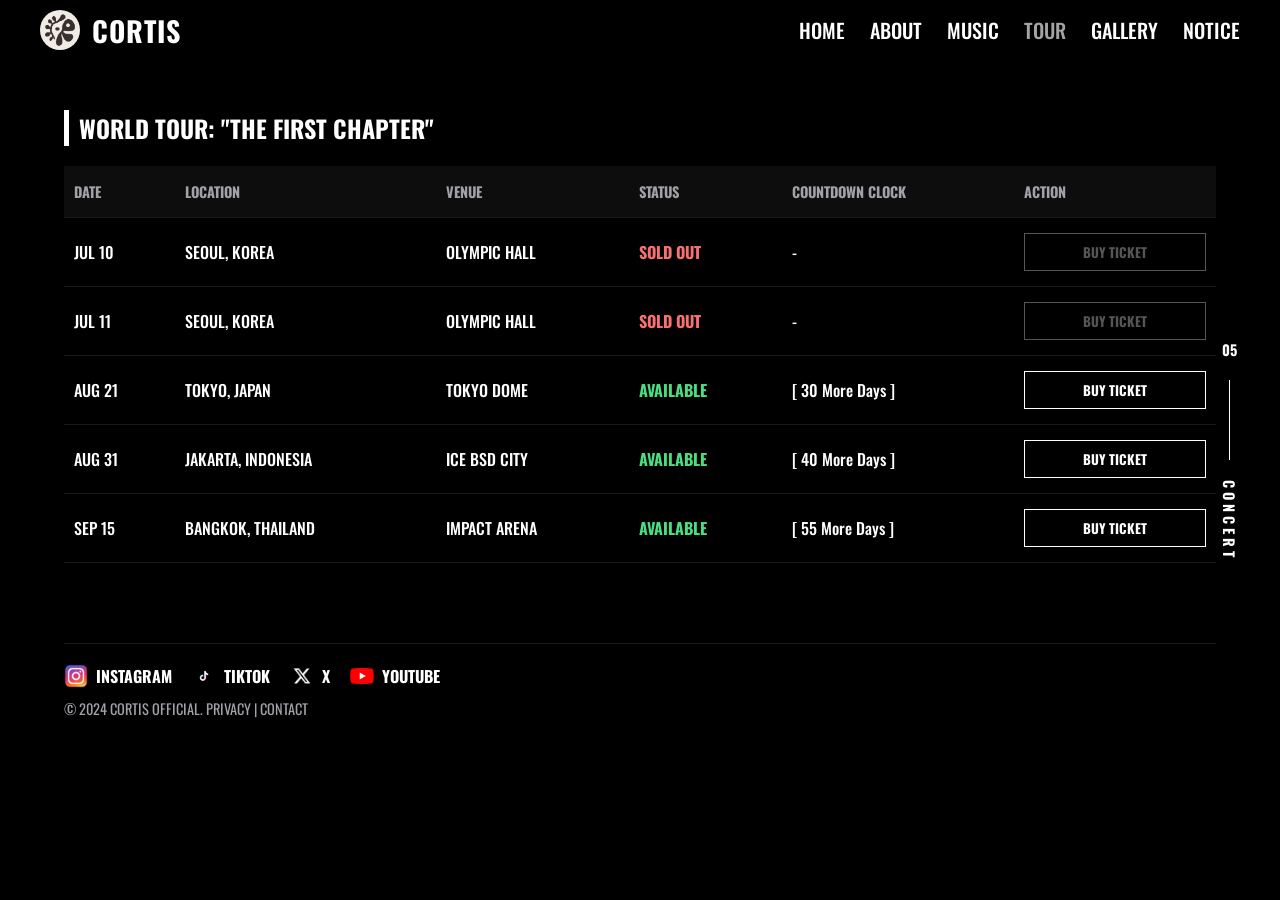
<file: jadwal_konser.html>
<!DOCTYPE html>
<html lang="en">

<head>
    <meta charset="UTF-8">
    <meta name="viewport" content="width=device-width, initial-scale=1.0">
    <title>Jadwal Konser - Wireframe</title>
    <link rel="preconnect" href="https://fonts.googleapis.com">
    <link rel="preconnect" href="https://fonts.gstatic.com" crossorigin>
    <link href="https://fonts.googleapis.com/css2?family=Oswald:wght@500;700&family=Syne:wght@700;800&display=swap"
        rel="stylesheet">
    <link rel="stylesheet" href="jadwal_konser.css">
</head>

<body>

    <div class="wireframe-container">

        <!-- HEADER -->
        <header>
            <div class="logo-container">
                <a href="index.html" class="profile-logo" style="text-decoration: none;">
                    <img src="images/CORTISLOGO.png" alt="Cortis Logo">
                </a>
                <a href="index.html" class="logo-brand">CORTIS</a>
            </div>
            <nav class="nav-menu" id="navMenu">
                <a href="index.html">HOME</a>
                <a href="about.html">ABOUT</a>
                <div class="dropdown">
                    <a href="music.html">MUSIC</a>
                    <div class="dropdown-content">
                        <a href="videos.html">VIDEOS</a>
                    </div>
                </div>
                <a href="jadwal_konser.html" class="active">TOUR</a>
                <a href="galeri.html">GALLERY</a>
                <a href="notice.html">NOTICE</a>
            </nav>
            <button class="menu-toggle" id="menuToggle" aria-label="Toggle Menu">
                <span class="bar"></span>
                <span class="bar"></span>
                <span class="bar"></span>
            </button>
        </header>

        <!-- SIDE INDICATOR -->
        <div class="side-indicator">
            <div class="side-number">05</div>
            <div class="side-line"></div>
            <div class="side-text">CONCERT</div>
        </div>

        <main>


            <!-- CONCERT SCHEDULE SECTION -->
            <section class="concert-section">
                <h2 class="section-title">World Tour: "The First Chapter"</h2>
                <div class="table-responsive">
                    <table>
                        <thead>
                            <tr>
                                <th>DATE</th>
                                <th>LOCATION</th>
                                <th>VENUE</th>
                                <th>STATUS</th>
                                <th>COUNTDOWN CLOCK</th>
                                <th>ACTION</th>
                            </tr>
                        </thead>
                        <tbody>
                            <tr>
                                <td>JUL 10</td>
                                <td>SEOUL, KOREA</td>
                                <td>OLYMPIC HALL</td>
                                <td class="status-soldout">SOLD OUT</td>
                                <td>-</td>
                                <td><button disabled>BUY TICKET</button></td>
                            </tr>
                            <tr>
                                <td>JUL 11</td>
                                <td>SEOUL, KOREA</td>
                                <td>OLYMPIC HALL</td>
                                <td class="status-soldout">SOLD OUT</td>
                                <td>-</td>
                                <td><button disabled>BUY TICKET</button></td>
                            </tr>
                            <tr>
                                <td>AUG 21</td>
                                <td>TOKYO, JAPAN</td>
                                <td>TOKYO DOME</td>
                                <td class="status-available">AVAILABLE</td>
                                <td>[ 30 More Days ]</td>
                                <td><button>BUY TICKET</button></td>
                            </tr>
                            <tr>
                                <td>AUG 31</td>
                                <td>JAKARTA, INDONESIA</td>
                                <td>ICE BSD CITY</td>
                                <td class="status-available">AVAILABLE</td>
                                <td>[ 40 More Days ]</td>
                                <td><button>BUY TICKET</button></td>
                            </tr>
                            <tr>
                                <td>SEP 15</td>
                                <td>BANGKOK, THAILAND</td>
                                <td>IMPACT ARENA</td>
                                <td class="status-available">AVAILABLE</td>
                                <td>[ 55 More Days ]</td>
                                <td><button>BUY TICKET</button></td>
                            </tr>
                        </tbody>
                    </table>
                </div>
            </section>

        </main>

        <!-- FOOTER -->
        <footer>
            <div class="footer-social">
                <span style="display: flex; align-items: center; gap: 8px;"><img src="images/instagram.png"
                        alt="Instagram" class="footer-icon" style="filter: none;"> INSTAGRAM</span>
                <span style="display: flex; align-items: center; gap: 8px;"><img src="images/tiktok.png" alt="TikTok"
                        class="footer-icon" style="filter: none;"> TIKTOK</span>
                <span style="display: flex; align-items: center; gap: 8px;"><img src="images/x.png" alt="X"
                        class="footer-icon" style="filter: none;"> X</span>
                <a href="https://www.youtube.com/@HYBELABELS" target="_blank" style="display: flex; align-items: center; gap: 8px; text-decoration: none; color: inherit; transition: opacity 0.2s;" onmouseover="this.style.opacity='0.7'" onmouseout="this.style.opacity='1'">
                    <img src="images/Youtube.png" alt="Youtube" class="footer-icon" style="filter: none;"> YOUTUBE
                </a>
            </div>
            <div class="footer-bottom">
                &copy; 2024 CORTIS OFFICIAL. PRIVACY | CONTACT
            </div>
        </footer>

    </div>

    <script>
        const menuToggle = document.getElementById('menuToggle');
        const navMenu = document.getElementById('navMenu');

        menuToggle.addEventListener('click', () => {
            menuToggle.classList.toggle('active');
            navMenu.classList.toggle('active');
            document.body.classList.toggle('no-scroll');
        });

        const navLinks = document.querySelectorAll('.nav-menu a');
        navLinks.forEach(link => {
            link.addEventListener('click', () => {
                menuToggle.classList.remove('active');
                navMenu.classList.remove('active');
                document.body.classList.remove('no-scroll');
            });
        });
    </script>
</body>

</html>
</file>
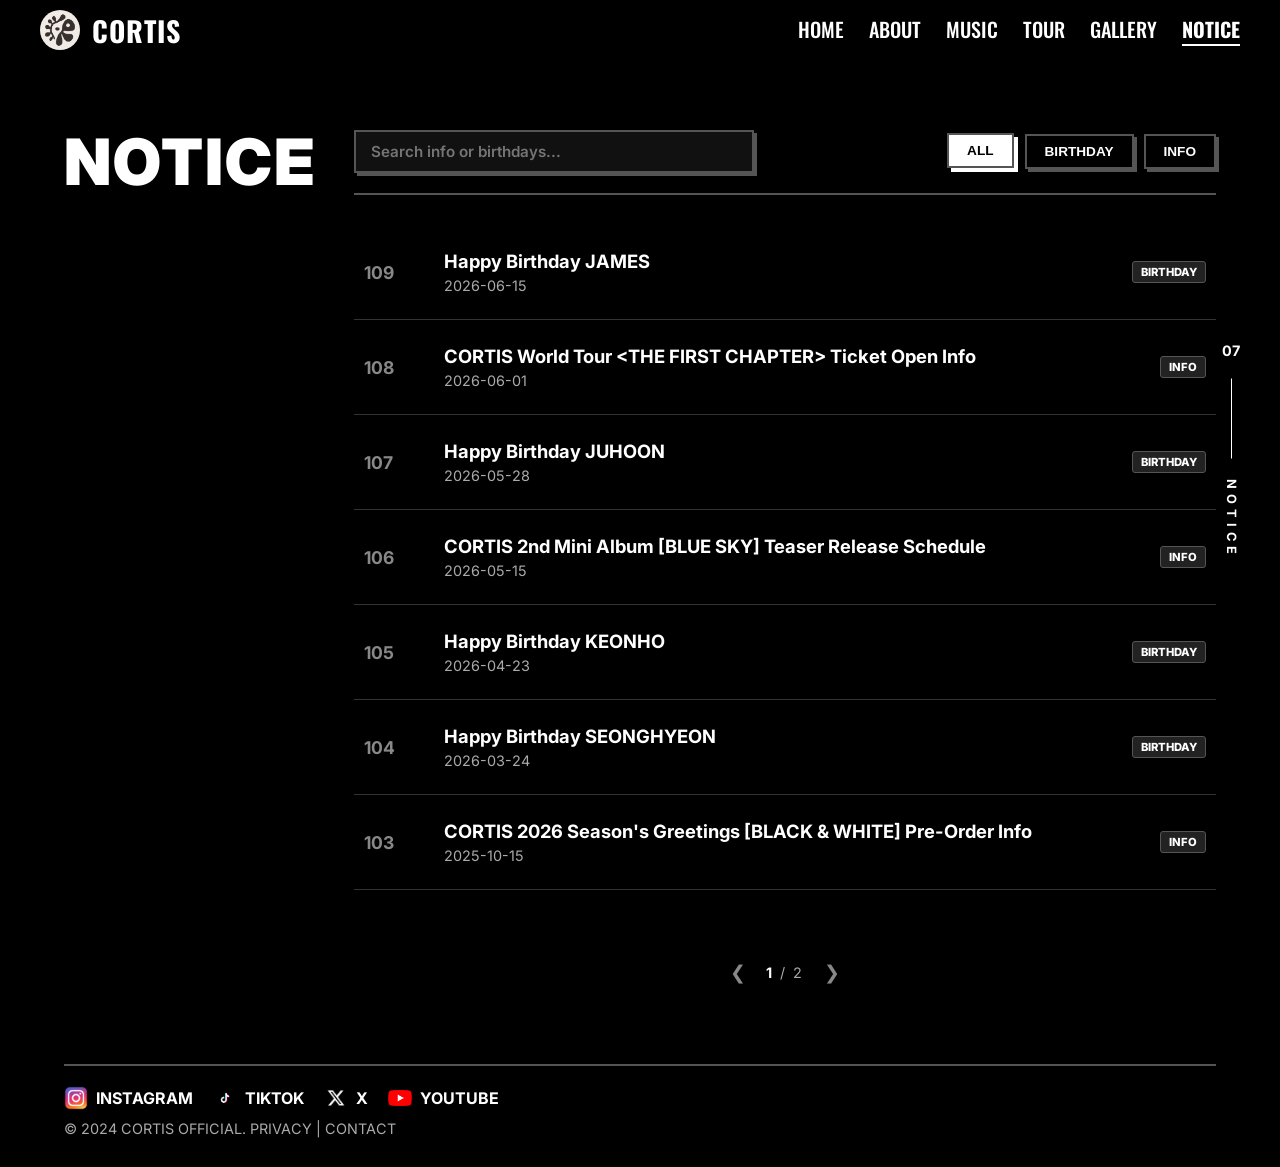
<file: notice.html>
<!DOCTYPE html>
<html lang="en">

<head>
    <meta charset="UTF-8">
    <meta name="viewport" content="width=device-width, initial-scale=1.0">
    <title>Notice - CORTIS Official</title>
    <!-- Font Loader -->
    <link rel="preconnect" href="https://fonts.googleapis.com">
    <link rel="preconnect" href="https://fonts.gstatic.com" crossorigin>
    <link
        href="https://fonts.googleapis.com/css2?family=Inter:wght@400;500;700&family=Oswald:wght@500;700&family=Syne:wght@700;800&display=swap"
        rel="stylesheet">
    <link rel="stylesheet" href="notice.css">
</head>

<body>

    <div class="wireframe-container">

        <!-- HEADER -->
        <header>
            <div class="logo-container">
                <a href="index.html" class="profile-logo" style="text-decoration: none;">
                    <img src="images/CORTISLOGO.png" alt="Cortis Logo">
                </a>
                <a href="index.html" class="logo-brand">CORTIS</a>
            </div>

            <nav class="nav-menu" id="navMenu">
                <a href="index.html">HOME</a>
                <a href="about.html">ABOUT</a>
                <div class="dropdown">
                    <a href="music.html">MUSIC</a>
                    <div class="dropdown-content">
                        <a href="videos.html">VIDEOS</a>
                    </div>
                </div>
                <a href="jadwal_konser.html">TOUR</a>
                <a href="galeri.html">GALLERY</a>
                <a href="notice.html" class="active">NOTICE</a>
            </nav>

            <button class="menu-toggle" id="menuToggle" aria-label="Toggle Menu">
                <span class="bar"></span>
                <span class="bar"></span>
                <span class="bar"></span>
            </button>
        </header>

        <!-- SIDE INDICATOR -->
        <div class="side-indicator">
            <div class="side-number">07</div>
            <div class="side-line"></div>
            <div class="side-text">NOTICE</div>
        </div>

        <main>

            <div class="notice-layout">

                <!-- Kolom Kiri: Judul Halaman -->
                <div class="notice-left">
                    <h1 class="notice-main-title">NOTICE</h1>
                </div>

                <!-- Kolom Kanan: Search, Filter, List -->
                <div class="notice-right">

                    <div class="filter-bar">
                        <div class="search-wrapper">
                            <input type="text" class="search-input" id="searchInput"
                                placeholder="Search info or birthdays..." onkeyup="filterNotices()">
                        </div>
                        <div class="category-buttons">
                            <button class="cat-btn active" id="btn-all" onclick="filterCategory('all')">All</button>
                            <button class="cat-btn" id="btn-birthday"
                                onclick="filterCategory('birthday')">Birthday</button>
                            <button class="cat-btn" id="btn-info" onclick="filterCategory('info')">Info</button>
                        </div>
                    </div>

                    <!-- Notice List -->
                    <div class="notice-list" id="noticeList">

                        <!-- Notice 1 -->
                        <div class="notice-item" data-category="birthday" onclick="toggleNotice(this)">
                            <div class="notice-header">
                                <div class="notice-number">109</div>
                                <div class="notice-summary">
                                    <h3 class="notice-title">Happy Birthday JAMES</h3>
                                    <p class="notice-date">2026-06-15</p>
                                </div>
                                <div class="notice-badge">Birthday</div>
                            </div>
                            <div class="notice-body">
                                <div class="notice-content-inner">
                                    <p>Happy Birthday to <strong>JAMES</strong>, Leader and Main Vocalist of
                                        CORTIS! Let's celebrate this special day together by sending our warmest
                                        wishes and love.</p>
                                    <p>May James always be healthy, happy, and continue to lead CORTIS with 
                                        inspiration to a bigger world stage. Don't forget to share your
                                        birthday wishes using the official hashtags:
                                        <strong>#HappyJamesDay #CORTISLeader</strong>.</p>
                                </div>
                            </div>
                        </div>

                        <!-- Notice 2 -->
                        <div class="notice-item" data-category="info" onclick="toggleNotice(this)">
                            <div class="notice-header">
                                <div class="notice-number">108</div>
                                <div class="notice-summary">
                                    <h3 class="notice-title">CORTIS World Tour &lt;THE FIRST CHAPTER&gt; Ticket Open
                                        Info</h3>
                                    <p class="notice-date">2026-06-01</p>
                                </div>
                                <div class="notice-badge">Info</div>
                            </div>
                            <div class="notice-body">
                                <div class="notice-content-inner">
                                    <p>Announcement of concert ticket sales for <strong>CORTIS World Tour: "The First
                                            Chapter"</strong> for Jakarta (ICE BSD), Bangkok (Impact Arena),
                                        and Tokyo (Tokyo Dome).</p>
                                    <p>Ticket sales will officially open on:</p>
                                    <ul>
                                        <li><strong>Official Fan Pre-sale:</strong> July 10, 2026 at 10:00 AM (WIB)</li>
                                        <li><strong>General Sale:</strong> July 11, 2026 at 2:00 PM (WIB)</li>
                                    </ul>
                                    <p>Please make sure to purchase tickets only through official ticket partners listed in the
                                        Tour menu of this website to avoid fraud. See you at the concert stage!</p>
                                </div>
                            </div>
                        </div>

                        <!-- Notice 3 -->
                        <div class="notice-item" data-category="birthday" onclick="toggleNotice(this)">
                            <div class="notice-header">
                                <div class="notice-number">107</div>
                                <div class="notice-summary">
                                    <h3 class="notice-title">Happy Birthday JUHOON</h3>
                                    <p class="notice-date">2026-05-28</p>
                                </div>
                                <div class="notice-badge">Birthday</div>
                            </div>
                            <div class="notice-body">
                                <div class="notice-content-inner">
                                    <p>Happy Birthday to <strong>JUHOON</strong>, Main Dancer and Lead Visual of
                                        CORTIS!</p>
                                    <p>Today is a special day for CORTIS's stage charmer. Thank you
                                        for the hard work, sweet smiles, and amazing dances that always bring life to
                                        the group's performances.</p>
                                    <p>May this year bring a lot of happiness, health, and dreams coming
                                        true for Juhoon. Use the hashtag <strong>#GoldenDancerJuhoon
                                            #HappyJuhoonDay</strong> on your social media!</p>
                                </div>
                            </div>
                        </div>

                        <!-- Notice 4 -->
                        <div class="notice-item" data-category="info" onclick="toggleNotice(this)">
                            <div class="notice-header">
                                <div class="notice-number">106</div>
                                <div class="notice-summary">
                                    <h3 class="notice-title">CORTIS 2nd Mini Album [BLUE SKY] Teaser Release Schedule
                                    </h3>
                                    <p class="notice-date">2026-05-15</p>
                                </div>
                                <div class="notice-badge">Info</div>
                            </div>
                            <div class="notice-body">
                                <div class="notice-content-inner">
                                    <p>Get ready to welcome the return of CORTIS! Our 2nd Mini Album titled
                                        <strong>[BLUE SKY]</strong> will be released soon. Here is the official teaser release schedule:</p>
                                    <ul>
                                        <li><strong>May 20:</strong> Tracklist & Album Details</li>
                                        <li><strong>May 22:</strong> Concept Photo #1 (Individual)</li>
                                        <li><strong>May 24:</strong> Concept Photo #2 (Group)</li>
                                        <li><strong>May 26:</strong> Highlight Medley</li>
                                        <li><strong>May 28:</strong> MV Teaser #1</li>
                                        <li><strong>May 29:</strong> Music Video Release & Album Drops!</li>
                                    </ul>
                                    <p>Let's give full support for CORTIS's latest masterpiece!</p>
                                </div>
                            </div>
                        </div>

                        <!-- Notice 5 -->
                        <div class="notice-item" data-category="birthday" onclick="toggleNotice(this)">
                            <div class="notice-header">
                                <div class="notice-number">105</div>
                                <div class="notice-summary">
                                    <h3 class="notice-title">Happy Birthday KEONHO</h3>
                                    <p class="notice-date">2026-04-23</p>
                                </div>
                                <div class="notice-badge">Birthday</div>
                            </div>
                            <div class="notice-body">
                                <div class="notice-content-inner">
                                    <p>Happy Birthday to <strong>KEONHO</strong>, Main Rapper of CORTIS!</p>
                                    <p>Let's celebrate the birthday of CORTIS's reliable producer and characteristic rap voice. Thank you for producing the beautiful melodies that unite us all.</p>
                                    <p>May Keonho continue to create freely and always be showered with happiness. Send your love using the hashtag: <strong>#HappyKeonhoDay #CortisRapper</strong>.</p>
                                </div>
                            </div>
                        </div>

                        <!-- Notice 6 -->
                        <div class="notice-item" data-category="birthday" onclick="toggleNotice(this)">
                            <div class="notice-header">
                                <div class="notice-number">104</div>
                                <div class="notice-summary">
                                    <h3 class="notice-title">Happy Birthday SEONGHYEON</h3>
                                    <p class="notice-date">2026-03-24</p>
                                </div>
                                <div class="notice-badge">Birthday</div>
                            </div>
                            <div class="notice-body">
                                <div class="notice-content-inner">
                                    <p>Happy Birthday to <strong>SEONGHYEON</strong>, CORTIS's beloved Maknae and Lead Dancer!</p>
                                    <p>Happy birthday to the youngest member who is full of smiles and positive energy. Seonghyeon's cheerfulness always succeeds in conveying happy feelings from every CORTIS song to the fans.</p>
                                    <p>May Seonghyeon always be healthy, happy, and always radiate cheerfulness for CORTIS and the fans. Celebrate with the hashtag: <strong>#DanceMachineSeonghyeon #HappySeonghyeonDay</strong>.</p>
                                </div>
                            </div>
                        </div>

                        <!-- Notice 7 -->
                        <div class="notice-item" data-category="info" onclick="toggleNotice(this)">
                            <div class="notice-header">
                                <div class="notice-number">103</div>
                                <div class="notice-summary">
                                    <h3 class="notice-title">CORTIS 2026 Season's Greetings [BLACK & WHITE] Pre-Order
                                        Info</h3>
                                    <p class="notice-date">2025-10-15</p>
                                </div>
                                <div class="notice-badge">Info</div>
                            </div>
                            <div class="notice-body">
                                <div class="notice-content-inner">
                                    <p>The official teaser for <strong>CORTIS 2026 Season's Greetings [BLACK & WHITE]</strong> has been released!</p>
                                    <p>Starting today, you can pre-order the exclusive year-end package which includes: Desk Calendar, Daily Planner, Exclusive Photo Book (100 Pages), Member Photo Card Set, Mini Poster, and Behind The Scenes DVD.</p>
                                    <p><strong>Pre-Order Period:</strong> October 15, 2025 - November 5, 2025<br>Don't miss out on this limited collection!</p>
                                </div>
                            </div>
                        </div>

                        <!-- Notice 8 -->
                        <div class="notice-item" data-category="info" onclick="toggleNotice(this)">
                            <div class="notice-header">
                                <div class="notice-number">102</div>
                                <div class="notice-summary">
                                    <h3 class="notice-title">CORTIS Official Lightstick Ver. 2 Pre-Order</h3>
                                    <p class="notice-date">2025-09-10</p>
                                </div>
                                <div class="notice-badge">Info</div>
                            </div>
                            <div class="notice-body">
                                <div class="notice-content-inner">
                                    <p>We are very excited to announce the release of the <strong>CORTIS Official Lightstick Version 2!</strong></p>
                                    <p>With an updated design and more advanced Bluetooth synchronization features, this new lightstick will make your concert experience even more unforgettable.</p>
                                    <p>Pre-order will start on September 15, 2025, via CORTIS Weverse Shop. Make sure to get yours!</p>
                                </div>
                            </div>
                        </div>

                        <!-- Notice 9 -->
                        <div class="notice-item" data-category="info" onclick="toggleNotice(this)">
                            <div class="notice-header">
                                <div class="notice-number">101</div>
                                <div class="notice-summary">
                                    <h3 class="notice-title">CORTIS 2nd Anniversary Fanmeeting "OUR TIME"</h3>
                                    <p class="notice-date">2025-08-01</p>
                                </div>
                                <div class="notice-badge">Info</div>
                            </div>
                            <div class="notice-body">
                                <div class="notice-content-inner">
                                    <p>Celebrating their second debut anniversary, CORTIS will hold a special fanmeeting titled <strong>"OUR TIME"</strong>.</p>
                                    <p>This event will be held offline and online so that all global fans can participate in celebrating our incredible journey together.</p>
                                    <ul>
                                        <li><strong>Date:</strong> August 25, 2025</li>
                                        <li><strong>Location:</strong> Olympic Hall, Seoul</li>
                                        <li><strong>Online Streaming:</strong> Weverse Concerts</li>
                                    </ul>
                                </div>
                            </div>
                        </div>

                        <!-- Notice 10 -->
                        <div class="notice-item" data-category="info" onclick="toggleNotice(this)">
                            <div class="notice-header">
                                <div class="notice-number">100</div>
                                <div class="notice-summary">
                                    <h3 class="notice-title">CORTIS Official Fanclub 'CORONET' 2nd Generation Recruitment</h3>
                                    <p class="notice-date">2025-06-20</p>
                                </div>
                                <div class="notice-badge">Info</div>
                            </div>
                            <div class="notice-body">
                                <div class="notice-content-inner">
                                    <p>Hello, this is CORTIS Official.</p>
                                    <p>Registration for CORTIS's official fanclub, <strong>'CORONET' 2nd Generation</strong>, will open soon!</p>
                                    <p>2nd generation members will get various exclusive benefits including a physical membership card, a special welcome kit, and priority access for concert ticket purchases. Registration can be done via Weverse Shop.</p>
                                </div>
                            </div>
                        </div>

                    </div>

                    <div class="no-result" id="noResult">
                        No notices match your search.
                    </div>

                    <!-- Pagination -->
                    <div class="pagination" id="noticePagination" style="display: none;">
                        <a href="#noticeList" class="page-arrow" id="prevNoticePage">&#10094;</a>
                        <span class="page-numbers" id="noticePageIndicator"><strong>1</strong> / 2</span>
                        <a href="#noticeList" class="page-arrow" id="nextNoticePage">&#10095;</a>
                    </div>

                </div>

            </div>

        </main>

        <!-- FOOTER -->
        <footer>
            <div class="footer-social">
            <a href="https://www.instagram.com/cortis/" target="_blank"
                style="display: flex; align-items: center; gap: 8px; text-decoration: none; color: inherit; transition: opacity 0.2s;"><img src="images/instagram.png" alt="Instagram"
                    class="footer-icon" style="filter: none;"> INSTAGRAM</a>
            <a href="https://www.tiktok.com/@cortis_bighit" target="_blank"
                style="display: flex; align-items: center; gap: 8px; text-decoration: none; color: inherit; transition: opacity 0.2s;"><img src="images/tiktok.png" alt="TikTok"
                    class="footer-icon" style="filter: none;"> TIKTOK</a>
            <a href="https://x.com/cortis_bighit" target="_blank"
                style="display: flex; align-items: center; gap: 8px; text-decoration: none; color: inherit; transition: opacity 0.2s;"><img src="images/x.png" alt="X"
                    class="footer-icon" style="filter: none;" > X</a>
            <a href="https://youtube.com/@cortis_bighit?si=zvE_dOeq7-w3zoBZ" target="_blank"
                style="display: flex; align-items: center; gap: 8px; text-decoration: none; color: inherit; transition: opacity 0.2s;"
                onmouseover="this.style.opacity='0.7'" onmouseout="this.style.opacity='1'">
                <img src="images/Youtube.png" alt="Youtube" class="footer-icon" style="filter: none;"> YOUTUBE
            </a>
        </div>
            <div class="footer-bottom">
                &copy; 2024 CORTIS OFFICIAL. PRIVACY | CONTACT
            </div>
        </footer>

    </div>

    <script>
        let currentCategory = 'all';
        let currentPage = 1;
        const itemsPerPage = 7;
        let filteredItems = [];

        function toggleNotice(element) {
            // Check if already expanded
            const isExpanded = element.classList.contains('expanded');

            // Collapse all notices first
            const items = document.querySelectorAll('.notice-item');
            items.forEach(item => item.classList.remove('expanded'));

            // If it wasn't expanded, expand it now
            if (!isExpanded) {
                element.classList.add('expanded');
            }
        }

        function filterCategory(category) {
            currentCategory = category;

            // Update active button style
            const buttons = document.querySelectorAll('.cat-btn');
            buttons.forEach(btn => btn.classList.remove('active'));
            document.getElementById('btn-' + category).classList.add('active');

            // Reset page on filter change
            currentPage = 1;
            applyFilter();
        }

        function filterNotices() {
            currentPage = 1; // Reset to page 1 when typing search
            applyFilter();
        }

        function applyFilter() {
            const query = document.getElementById('searchInput').value.toLowerCase();
            const items = document.querySelectorAll('.notice-item');
            
            // Collect all matching items
            filteredItems = Array.from(items).filter(item => {
                const category = item.getAttribute('data-category');
                const title = item.querySelector('.notice-title').textContent.toLowerCase();
                const content = item.querySelector('.notice-body').textContent.toLowerCase();
                const num = item.querySelector('.notice-number').textContent.toLowerCase();

                const matchesCategory = (currentCategory === 'all' || category === currentCategory);
                const matchesQuery = (title.includes(query) || content.includes(query) || num.includes(query));

                return matchesCategory && matchesQuery;
            });

            // Determine total pages
            const totalPages = Math.max(1, Math.ceil(filteredItems.length / itemsPerPage));
            if (currentPage > totalPages) {
                currentPage = 1;
            }

            // Hide all first
            items.forEach(item => {
                item.style.display = 'none';
                item.classList.remove('expanded');
            });

            // Show items for current page
            const startIndex = (currentPage - 1) * itemsPerPage;
            const endIndex = startIndex + itemsPerPage;
            
            for (let i = startIndex; i < endIndex && i < filteredItems.length; i++) {
                filteredItems[i].style.display = 'block';
            }

            // UI Updates
            const noResult = document.getElementById('noResult');
            const paginationEl = document.getElementById('noticePagination');
            const pageIndicator = document.getElementById('noticePageIndicator');

            if (filteredItems.length === 0) {
                noResult.style.display = 'block';
                paginationEl.style.display = 'none';
            } else {
                noResult.style.display = 'none';
                
                // Show pagination if more than 1 page
                if (totalPages > 1) {
                    paginationEl.style.display = 'flex';
                    pageIndicator.innerHTML = `<strong>${currentPage}</strong> / ${totalPages}`;
                } else {
                    paginationEl.style.display = 'none';
                }
            }
        }

        function prevPage() {
            if (currentPage > 1) {
                currentPage--;
                applyFilter();
            }
        }
        
        function nextPage() {
            const totalPages = Math.ceil(filteredItems.length / itemsPerPage);
            if (currentPage < totalPages) {
                currentPage++;
                applyFilter();
            }
        }

        // Event listeners for pagination
        document.getElementById('prevNoticePage').addEventListener('click', (e) => {
            e.preventDefault();
            prevPage();
        });
        
        document.getElementById('nextNoticePage').addEventListener('click', (e) => {
            e.preventDefault();
            nextPage();
        });

        // Hamburger Menu Toggle
        const menuToggle = document.getElementById('menuToggle');
        const navMenu = document.getElementById('navMenu');

        menuToggle.addEventListener('click', () => {
            menuToggle.classList.toggle('active');
            navMenu.classList.toggle('active');
            document.body.classList.toggle('no-scroll');
        });
        
        // Initial setup
        window.addEventListener('DOMContentLoaded', () => {
            applyFilter();
        });
    </script>
</body>

</html>
</file>
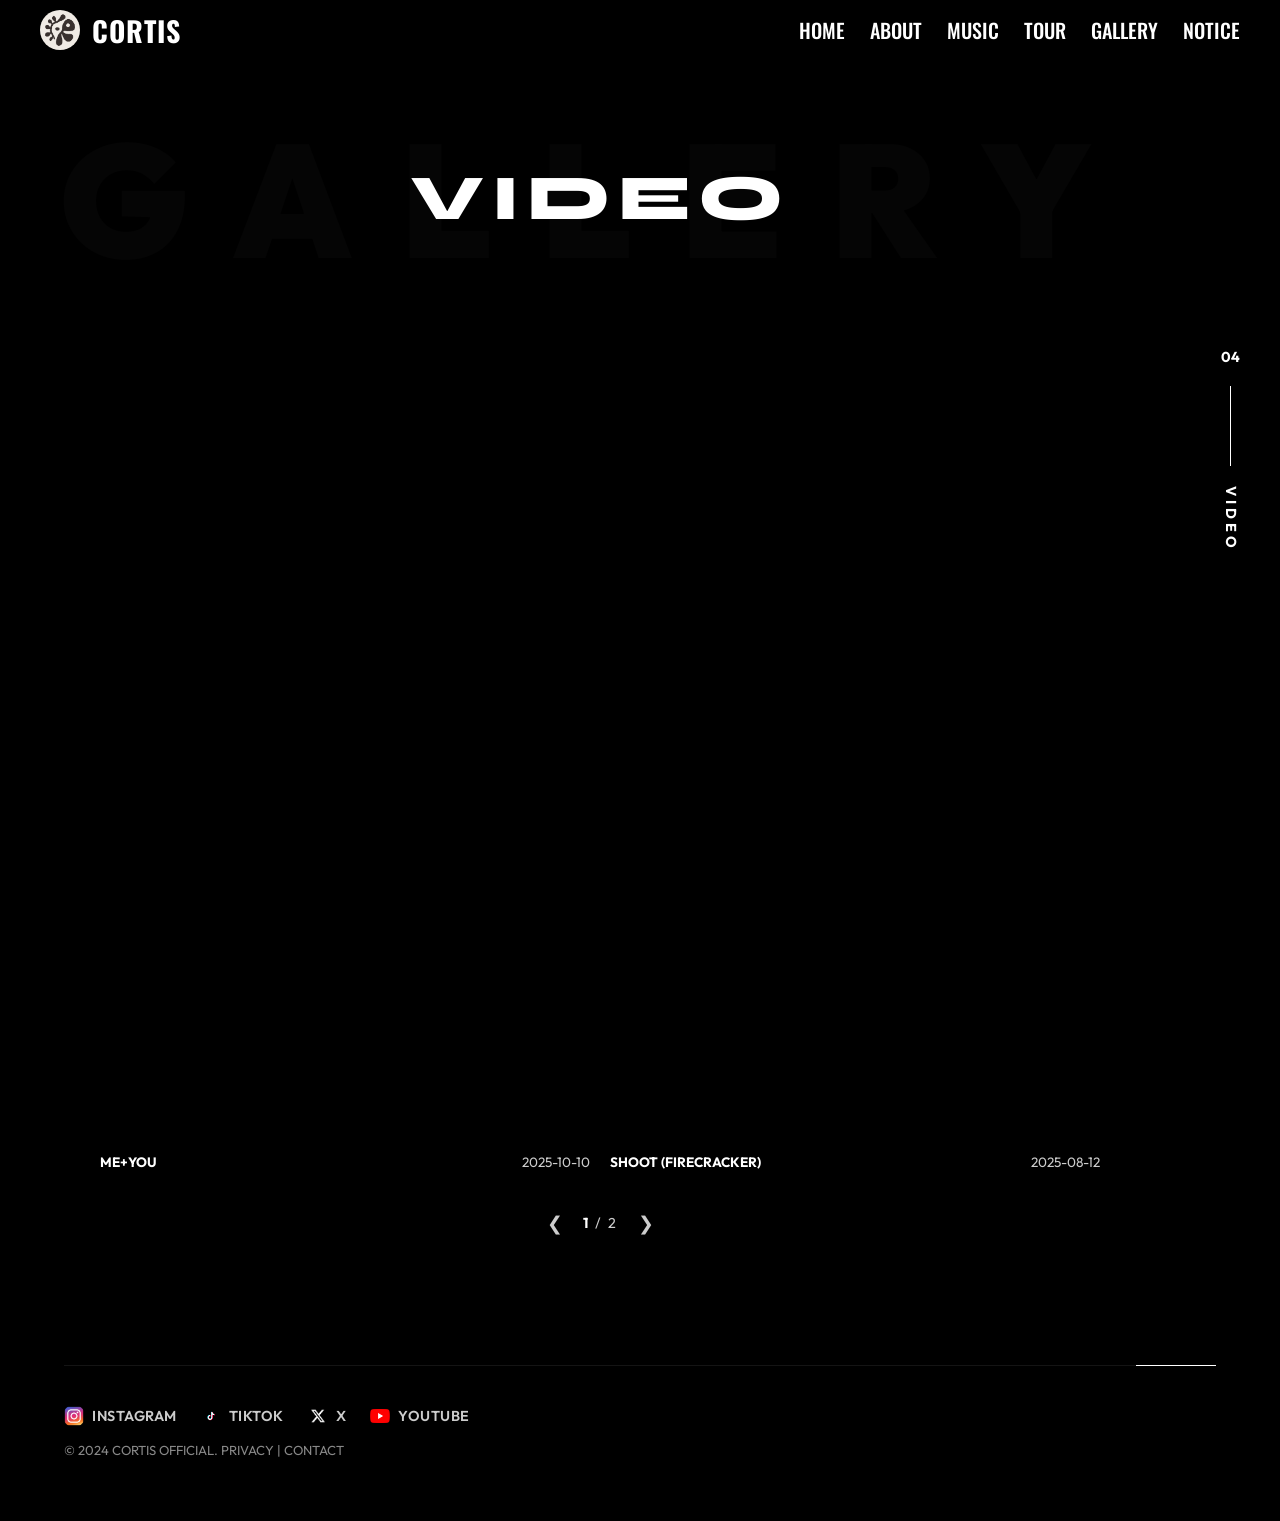
<file: videos.html>
<!DOCTYPE html>
<html lang="en">

<head>
    <meta charset="UTF-8">
    <meta name="viewport" content="width=device-width, initial-scale=1.0">
    <title>Video – Cortis Official</title>
    <!-- Google Fonts -->
    <link rel="preconnect" href="https://fonts.googleapis.com">
    <link rel="preconnect" href="https://fonts.gstatic.com" crossorigin>
    <link
        href="https://fonts.googleapis.com/css2?family=Oswald:wght@500;700&family=Outfit:wght@300;400;500;600;700;800;900&family=Syne:wght@700;800&display=swap"
        rel="stylesheet">
    <link rel="stylesheet" href="style.css">
    <style>
        .video-main-layout {
            display: grid;
            grid-template-columns: repeat(2, 1fr);
            gap: 20px;
            width: 100%;
            max-width: 1000px;
            /* Diperkecil sedikit agar 2 video tidak terlalu melebar */
            margin: 0 auto;
        }

        .video-main-layout .main-video {
            grid-column: 1 / -1;
            width: 100%;
            position: relative;
        }

        .video-card {
            width: 100%;
            position: relative;
        }

        .video-card iframe {
            width: 100%;
            aspect-ratio: 16 / 9;
            display: block;
            border-radius: 8px;
            border: none;
        }

        .video-info {
            display: flex;
            justify-content: space-between;
            font-size: 0.85em;
            color: var(--text-secondary);
            margin-top: 8px;
            font-family: 'Outfit', sans-serif;
            text-transform: uppercase;
        }

        .video-info .title {
            font-weight: 700;
            color: var(--text-primary);
        }

        @media (max-width: 768px) {
            .video-main-layout {
                grid-template-columns: 1fr;
            }
        }
    </style>
</head>

<body>
    <div class="container">
        <!-- HEADER -->
        <header>
            <div class="logo-container">
                <a href="index.html" class="profile-logo" style="text-decoration: none;">
                    <img src="images/CORTISLOGO.png" alt="Cortis Logo">
                </a>
                <a href="index.html" class="logo-brand">CORTIS</a>
            </div>
            <nav class="nav-menu" id="navMenu">
                <a href="index.html">HOME</a>
                <a href="about.html">ABOUT</a>
                <div class="dropdown">
                    <a href="music.html">MUSIC</a>
                    <div class="dropdown-content">
                        <a href="videos.html" class="active">VIDEOS</a>
                    </div>
                </div>
                <a href="jadwal_konser.html">TOUR</a>
                <a href="galeri.html">GALLERY</a>
                <a href="notice.html">NOTICE</a>
            </nav>
            <button class="menu-toggle" id="menuToggle" aria-label="Toggle Menu">
                <span class="bar"></span>
                <span class="bar"></span>
                <span class="bar"></span>
            </button>
        </header>

        <!-- SIDE INDICATOR -->
        <div class="side-indicator">
            <div class="side-number">04</div>
            <div class="side-line"></div>
            <div class="side-text">VIDEO</div>
        </div>

        <!-- PAGE TITLE HERO -->
        <div class="page-title-hero" style="display: flex; justify-content: center; width: 100%;">
            <h1 style="text-align: center;">VIDEO</h1>
        </div>

        <!-- VIDEO SECTION -->
        <section class="gallery-section" id="video-section">
            <div class="video-main-layout" id="videoGrid1">
                <!-- Large Video -->
                <div class="video-card main-video">
                    <iframe id="mainVideoPlayer" src="https://www.youtube.com/embed/nCElUD0jvgo"
                        title="CORTIS Official MV"
                        allow="accelerometer; autoplay; clipboard-write; encrypted-media; gyroscope; picture-in-picture; web-share"
                        allowfullscreen></iframe>
                </div>

                <!-- 3 Smaller Videos -->
                <div class="video-card" onclick="playInMain('nCElUD0jvgo')"
                    style="cursor: pointer; transition: transform 0.2s;"
                    onmouseover="this.style.transform='scale(1.02)'" onmouseout="this.style.transform='scale(1)'">
                    <div style="position: absolute; top: 0; left: 0; width: 100%; aspect-ratio: 16/9; z-index: 10;">
                    </div>
                    <iframe src="https://www.youtube.com/embed/nCElUD0jvgo" title="CORTIS 'ACAI' Official MV"
                        allow="accelerometer; autoplay; clipboard-write; encrypted-media; gyroscope; picture-in-picture; web-share"
                        allowfullscreen style="pointer-events: none;"></iframe>
                    <div class="video-info">
                        <span class="title">ME+YOU</span>
                        <span>2025-10-10</span>
                    </div>
                </div>

                <div class="video-card" onclick="playInMain('kRpaqR5sbf0')"
                    style="cursor: pointer; transition: transform 0.2s;"
                    onmouseover="this.style.transform='scale(1.02)'" onmouseout="this.style.transform='scale(1)'">
                    <div style="position: absolute; top: 0; left: 0; width: 100%; aspect-ratio: 16/9; z-index: 10;">
                    </div>
                    <iframe src="https://www.youtube.com/embed/kRpaqR5sbf0" title="CORTIS 'SHOOT' Official MV"
                        allow="accelerometer; autoplay; clipboard-write; encrypted-media; gyroscope; picture-in-picture; web-share"
                        allowfullscreen style="pointer-events: none;"></iframe>
                    <div class="video-info">
                        <span class="title">SHOOT (Firecracker)</span>
                        <span>2025-08-12</span>
                    </div>
                </div>


            </div>

            <!-- Slide 2 (Hidden by default) -->
            <div class="video-main-layout" id="videoGrid2" style="display: none; min-height: 400px; place-content: center;">
                <h3 style="grid-column: 1 / -1; text-align: center; color: #888; font-weight: 300; letter-spacing: 4px; padding: 100px 0;">MORE VIDEOS COMING SOON</h3>
            </div>

            <!-- Pagination -->
            <div class="pagination">
                <a href="javascript:void(0)" class="page-arrow" onclick="changeVideoPage(-1)">&#10094;</a>
                <span class="page-numbers"><strong id="currentVideoPageNum">1</strong> / 2</span>
                <a href="javascript:void(0)" class="page-arrow" onclick="changeVideoPage(1)">&#10095;</a>
            </div>
        </section>

        <!-- FOOTER -->
        <footer>
            <div class="footer-social">
            <a href="https://www.instagram.com/cortis/" target="_blank"
                style="display: flex; align-items: center; gap: 8px; text-decoration: none; color: inherit; transition: opacity 0.2s;"><img src="images/instagram.png" alt="Instagram"
                    class="footer-icon" style="filter: none;"> INSTAGRAM</a>
            <a href="https://www.tiktok.com/@cortis_bighit" target="_blank"
                style="display: flex; align-items: center; gap: 8px; text-decoration: none; color: inherit; transition: opacity 0.2s;"><img src="images/tiktok.png" alt="TikTok"
                    class="footer-icon" style="filter: none;"> TIKTOK</a>
            <a href="https://x.com/cortis_bighit" target="_blank"
                style="display: flex; align-items: center; gap: 8px; text-decoration: none; color: inherit; transition: opacity 0.2s;"><img src="images/x.png" alt="X"
                    class="footer-icon" style="filter: none;" > X</a>
            <a href="https://youtube.com/@cortis_bighit?si=zvE_dOeq7-w3zoBZ" target="_blank"
                style="display: flex; align-items: center; gap: 8px; text-decoration: none; color: inherit; transition: opacity 0.2s;"
                onmouseover="this.style.opacity='0.7'" onmouseout="this.style.opacity='1'">
                <img src="images/Youtube.png" alt="Youtube" class="footer-icon" style="filter: none;"> YOUTUBE
            </a>
        </div>
            <div class="footer-bottom">
                &copy; 2024 CORTIS OFFICIAL. PRIVACY | CONTACT
            </div>
        </footer>
    </div>

    <script>
        const menuToggle = document.getElementById('menuToggle');
        const navMenu = document.getElementById('navMenu');

        menuToggle.addEventListener('click', () => {
            menuToggle.classList.toggle('active');
            navMenu.classList.toggle('active');
            document.body.classList.toggle('no-scroll');
        });

        const navLinks = document.querySelectorAll('.nav-menu a');
        navLinks.forEach(link => {
            link.addEventListener('click', () => {
                menuToggle.classList.remove('active');
                navMenu.classList.remove('active');
                document.body.classList.remove('no-scroll');
            });
        });
        // Function to change the main video
        function playInMain(videoId) {
            // Find the main video player in the currently active slide
            let mainVideo;
            if (typeof currentVideoPage !== 'undefined' && currentVideoPage === 2) {
                mainVideo = document.getElementById('mainVideoPlayer2');
            } else {
                mainVideo = document.getElementById('mainVideoPlayer');
            }
            
            // Change the source and append ?autoplay=1 to start playing immediately
            // Using youtube-nocookie for better embed compatibility
            mainVideo.src = `https://www.youtube-nocookie.com/embed/${videoId}?autoplay=1`;
            // Smoothly scroll the window up to the main video
            mainVideo.scrollIntoView({ behavior: 'smooth', block: 'center' });
        }

        let currentVideoPage = 1;
        const totalVideoPages = 2;

        function changeVideoPage(direction) {
            let newPage = currentVideoPage + direction;
            if (newPage < 1) newPage = totalVideoPages;
            if (newPage > totalVideoPages) newPage = 1;

            // Hide all pages
            for (let i = 1; i <= totalVideoPages; i++) {
                document.getElementById('videoGrid' + i).style.display = 'none';
            }

            // Show target page (use display: grid because of video-main-layout)
            document.getElementById('videoGrid' + newPage).style.display = 'grid';
            document.getElementById('currentVideoPageNum').innerText = newPage;
            currentVideoPage = newPage;
        }
    </script>
</body>

</html>
</file>
<file: jadwal_konser.css>
::-webkit-scrollbar {
    display: none;
}
html, body {
    -ms-overflow-style: none;
    scrollbar-width: none;
}

body {
    font-family: 'Oswald', 'Inter', 'Segoe UI', sans-serif;
    background-color: #000000;
    color: #ffffff;
    margin: 0;
    padding: 0;
}

.wireframe-container {
    width: 100%;
    max-width: 100%;
    background-color: #000000;
    border: none;
    padding: 90px 5% 30px;
    box-shadow: none;
    box-sizing: border-box;
}

/* --- Header & Navigasi --- */
header {
    background-color: rgba(0, 0, 0, 0.85);
    backdrop-filter: blur(10px);
    display: flex; 
    align-items: center;
    justify-content: space-between;
    padding: 10px 40px;
    height: 60px;
    width: 100%;
    position: fixed; 
    top: 0;
    left: 0;
    z-index: 1000;
    box-sizing: border-box;
}

.logo-container {
    display: flex;
    align-items: center;
    gap: 12px;
}

.logo-brand {
    color: #ffffff;
    font-size: 28px;
    font-weight: 700;
    text-transform: uppercase;
    letter-spacing: 1px;
    text-decoration: none;
    font-family: 'Oswald', sans-serif;
}

.profile-logo {
    width: 40px;
    height: 40px;
    border-radius: 50%;
    overflow: hidden; 
    display: flex;
    justify-content: center;
    align-items: center;
    border: none;
}

.profile-logo img {
    width: 100%;
    height: 100%;
    object-fit: cover; 
}

.nav-menu {
    display: flex;
    gap: 25px; 
    margin-bottom: 0;
    align-items: center;
}

.nav-menu a {
    color: #ffffff;
    text-decoration: none;
    font-size: 20px;
    font-weight: 500;
    text-transform: uppercase;
    transition: opacity 0.2s, color 0.2s;
    font-family: 'Oswald', sans-serif;
}

.nav-menu a:hover, .nav-menu a.active {
    color: #cccccc;
    opacity: 0.8;
}

.menu-toggle {
    display: none;
    flex-direction: column;
    justify-content: space-between;
    width: 26px;
    height: 18px;
    background: transparent;
    border: none;
    cursor: pointer;
    padding: 0;
    z-index: 20;
}

.menu-toggle .bar {
    width: 100%;
    height: 2px;
    background-color: #ffffff;
    border-radius: 2px;
    transition: all 0.3s cubic-bezier(0.4, 0, 0.2, 1);
}

@media screen and (max-width: 1024px) {
    header {
        padding: 10px 20px;
    }
    .menu-toggle {
        display: flex;
    }
    .nav-menu {
        position: fixed;
        top: 0;
        right: -100%;
        width: 100%;
        height: 100vh;
        background-color: rgba(0, 0, 0, 0.98);
        backdrop-filter: blur(15px);
        flex-direction: column;
        justify-content: center;
        align-items: center;
        gap: 30px;
        transition: right 0.4s cubic-bezier(0.16, 1, 0.3, 1);
        z-index: 15;
    }
    .nav-menu.active {
        right: 0;
    }
    .nav-menu a {
        font-size: 28px;
        font-weight: 700;
        letter-spacing: 2px;
    }
    .menu-toggle.active .bar:nth-child(1) {
        transform: translateY(8px) rotate(45deg);
    }
    .menu-toggle.active .bar:nth-child(2) {
        opacity: 0;
    }
    .menu-toggle.active .bar:nth-child(3) {
        transform: translateY(-8px) rotate(-45deg);
    }
}
@media screen and (max-width: 480px) {
    .logo-brand {
        font-size: 22px;
    }
}

/* --- Concert Section --- */
.concert-section {
    margin-bottom: 50px;
}

.section-title {
    font-size: 1.5em;
    text-transform: uppercase;
    margin-bottom: 20px;
    border-left: 5px solid #fff;
    padding-left: 10px;
    color: #fff;
}

table {
    width: 100%;
    border-collapse: collapse;
    text-align: left;
    margin-bottom: 30px;
}

th,
td {
    padding: 15px 10px;
    border-bottom: 1px solid rgba(255, 255, 255, 0.1);
}

th {
    font-size: 0.9em;
    color: #a1a1aa;
    text-transform: uppercase;
    background-color: rgba(255, 255, 255, 0.05);
}

td {
    font-weight: 500;
}

.status-available {
    color: #4ade80;
    font-weight: bold;
}

.status-soldout {
    color: #f87171;
    font-weight: bold;
}

button {
    border: 1px solid #fff;
    background-color: transparent;
    color: #fff;
    padding: 8px 15px;
    font-weight: bold;
    font-family: inherit;
    cursor: pointer;
    text-transform: uppercase;
    transition: all 0.2s;
    width: 100%;
}

button:hover {
    background-color: #fff;
    color: #000;
}

button:disabled {
    border-color: #555;
    color: #555;
    cursor: not-allowed;
    background-color: transparent;
}

/* --- Footer --- */
footer {
    border-top: 1px solid rgba(255, 255, 255, 0.1);
    display: flex;
    flex-direction: column;
    gap: 10px;
    padding-top: 20px;
}

.footer-social {
    font-weight: bold;
    display: flex;
    gap: 20px;
    align-items: center;
}

.footer-icon {
    width: 24px;
    height: 24px;
    object-fit: contain;
    filter: brightness(0) invert(1);
}

.footer-bottom {
    font-size: 0.9em;
    color: #a1a1aa;
}

/* --- Side Indicator --- */
.side-indicator {
    position: fixed;
    right: 40px;
    top: 50%;
    transform: translateY(-50%);
    display: flex;
    flex-direction: column;
    align-items: center;
    gap: 20px;
    z-index: 100;
}

.side-number {
    font-weight: bold;
    font-size: 0.9em;
    color: #fff;
}

.side-line {
    width: 1px;
    height: 80px;
    background: #fff;
}

.side-text {
    writing-mode: vertical-rl;
    text-orientation: mixed;
    font-weight: bold;
    font-size: 0.9em;
    letter-spacing: 4px;
    color: #fff;
}

/* Responsiveness */
@media (max-width: 1024px) {
    .side-indicator {
        display: none;
    }

    table {
        display: block;
        overflow-x: auto;
        white-space: nowrap;
    }
}
/* --- Dropdown Menu --- */
.dropdown {
    position: relative;
    display: flex;
    align-items: center;
    height: 100%;
}

.dropdown-content {
    visibility: hidden;
    opacity: 0;
    pointer-events: none;
    display: flex;
    position: absolute;
    top: 100%;
    left: 50%;
    transform: translateX(-50%) translateY(10px);
    background: rgba(10, 10, 10, 0.95);
    min-width: 100%;
    white-space: nowrap;
    box-shadow: 0px 8px 16px 0px rgba(0,0,0,0.5);
    z-index: 100;
    flex-direction: column;
    padding: 5px 0;
    border-radius: 4px;
    border: 1px solid rgba(255, 255, 255, 0.1);
    backdrop-filter: blur(10px);
    margin-top: 2px;
    transition: all 0.3s cubic-bezier(0.25, 0.8, 0.25, 1) 0.3s;
}

.dropdown-content::before {
    content: '';
    position: absolute;
    top: -10px;
    left: -20px;
    right: -20px;
    height: 10px;
    background: transparent;
}

.dropdown:hover .dropdown-content {
    visibility: visible;
    opacity: 1;
    pointer-events: auto;
    transform: translateX(-50%) translateY(0);
    transition: all 0.3s cubic-bezier(0.25, 0.8, 0.25, 1) 0s;
}

.dropdown-content a {
    color: white !important;
    padding: 8px 15px !important;
    text-decoration: none;
    display: block;
    text-align: center;
    font-size: 16px !important;
    width: 100%;
    box-sizing: border-box;
    transition: background-color 0.2s, color 0.2s;
}

.dropdown-content a:hover {
    background-color: rgba(255, 255, 255, 0.1);
    color: #cccccc !important;
}

@media screen and (max-width: 1024px) {
    .dropdown {
        flex-direction: column;
        height: auto;
    }
    .dropdown-content {
        position: relative;
        visibility: visible;
        opacity: 1;
        pointer-events: auto;
        top: 0;
        left: 0;
        transform: none;
        box-shadow: none;
        border: none;
        background-color: transparent;
        margin-top: 5px;
    }
    .dropdown-content a {
        font-size: 20px !important;
        padding: 5px 20px !important;
    }
}




/* TABLE RESPONSIVE WRAPPER */
.table-responsive {
    width: 100%;
    overflow-x: auto;
    -webkit-overflow-scrolling: touch;
}
</file>
<file: notice.css>
*,
*::before,
*::after {
    box-sizing: border-box;
}

::-webkit-scrollbar {
    display: none;
}

html,
body {
    -ms-overflow-style: none;
    scrollbar-width: none;
}

body {
    font-family: 'Inter', sans-serif;
    background-color: #000000;
    color: #ffffff;
    margin: 0;
    padding: 0;
    overflow-x: hidden;
}

body.no-scroll {
    overflow: hidden;
}

.wireframe-container {
    width: 100%;
    max-width: 100%;
    background-color: #000000;
    border: none;
    padding: 90px 5% 30px 5%;
    /* Tambahkan padding top 90px agar tidak tertutup header fixed */
    box-shadow: none;
    box-sizing: border-box;
}

/* --- Header & Navigasi --- */
header {
    background-color: rgba(0, 0, 0, 0.85);
    backdrop-filter: blur(10px);
    display: flex;
    align-items: center;
    justify-content: space-between;
    padding: 10px 40px;
    height: 60px;
    position: fixed;
    top: 0;
    left: 0;
    right: 0;
    z-index: 10;
}

.logo-container {
    display: flex;
    align-items: center;
    gap: 12px;
}

.logo-brand {
    color: #ffffff;
    font-size: 28px;
    font-weight: 700;
    text-transform: uppercase;
    letter-spacing: 1px;
    text-decoration: none;
    font-family: 'Oswald', sans-serif;
}

.profile-logo {
    width: 40px;
    height: 40px;
    border-radius: 50%;
    overflow: hidden;
    display: flex;
    justify-content: center;
    align-items: center;
}

.profile-logo img {
    width: 100%;
    height: 100%;
    object-fit: cover;
}

.nav-menu {
    display: flex;
    gap: 25px;
}

.nav-menu a {
    color: #ffffff;
    text-decoration: none;
    font-size: 20px;
    font-weight: 500;
    text-transform: uppercase;
    transition: opacity 0.2s, color 0.2s;
    font-family: 'Oswald', sans-serif;
}

.nav-menu a:hover {
    color: #cccccc;
    opacity: 0.8;
}

.nav-menu a.active {
    border-bottom: 2px solid #ffffff;
    font-weight: 700;
}

.nav-socials {
    display: flex;
    gap: 15px;
    align-items: center;
    margin-left: 20px;
}

.nav-socials a {
    display: flex;
    align-items: center;
}

.social-icon {
    width: 24px;
    height: 24px;
    object-fit: contain;
    filter: invert(1);
    transition: transform 0.2s;
}

.social-icon:hover {
    transform: scale(1.1);
}

/* HAMBURGER TOGGLE BUTTON */
.menu-toggle {
    display: none;
    flex-direction: column;
    justify-content: space-between;
    width: 26px;
    height: 18px;
    background: transparent;
    border: none;
    cursor: pointer;
    padding: 0;
    z-index: 20;
}

.menu-toggle .bar {
    width: 100%;
    height: 2px;
    background-color: #ffffff;
    border-radius: 2px;
    transition: all 0.3s cubic-bezier(0.4, 0, 0.2, 1);
}

/* --- Layout Utama Notice --- */
.notice-layout {
    display: grid;
    grid-template-columns: 250px 1fr;
    gap: 40px;
    margin-top: 40px;
    margin-bottom: 60px;
    position: relative;
}

/* Kolom Kiri: Judul Besar */
.notice-left {
    /* Column width is managed by Grid */
}

.notice-main-title {
    font-size: 4em;
    font-weight: 900;
    margin: 0;
    letter-spacing: 2px;
    line-height: 1;
    text-transform: uppercase;
    position: sticky;
    top: 30px;
}

/* Kolom Kanan: Daftar & Search */
.notice-right {
    display: grid;
    grid-template-columns: 1fr;
    gap: 30px;
}

/* Filter & Search Bar */
.filter-bar {
    display: grid;
    grid-template-columns: 1fr auto;
    align-items: center;
    gap: 20px;
    border-bottom: 2px solid #555;
    padding-bottom: 20px;
}

.search-wrapper {
    position: relative;
    flex: 1;
    max-width: 400px;
}

.search-input {
    width: 100%;
    padding: 10px 15px;
    border: 2px solid #555;
    background-color: #111;
    color: #fff;
    font-family: inherit;
    font-size: 0.95em;
    font-weight: 600;
    box-shadow: 3px 3px 0px #555;
    outline: none;
    box-sizing: border-box;
    transition: all 0.2s;
}

.search-input:focus {
    transform: translate(-1px, -1px);
    box-shadow: 4px 4px 0px #555;
}

.category-buttons {
    display: flex;
    gap: 10px;
}

.cat-btn {
    background-color: transparent;
    border: 2px solid #555;
    color: #fff;
    padding: 8px 18px;
    font-weight: 800;
    font-size: 0.85em;
    cursor: pointer;
    text-transform: uppercase;
    box-shadow: 3px 3px 0px #555;
    transition: all 0.2s;
}

.cat-btn:hover,
.cat-btn.active {
    background-color: #fff;
    color: #000;
    transform: translate(-1px, -1px);
    box-shadow: 4px 4px 0px #fff;
}

.cat-btn:active {
    transform: translate(2px, 2px);
    box-shadow: 1px 1px 0px #fff;
}

/* Daftar Notice */
.notice-list {
    display: flex;
    flex-direction: column;
}

.notice-item {
    border-bottom: 1px solid #333;
    padding: 25px 10px;
    cursor: pointer;
    transition: background-color 0.2s ease, border-bottom 0.2s ease;
}

.notice-item:hover {
    background-color: #111;
}

.notice-item.expanded {
    background-color: #1a1a1a;
    border-bottom: 2px solid #fff;
}

.notice-header {
    display: grid;
    grid-template-columns: 60px 1fr auto;
    align-items: center;
    gap: 20px;
}

.notice-number {
    font-size: 1.1em;
    font-weight: bold;
    color: #888;
}

.notice-summary {
    flex-grow: 1;
    display: flex;
    flex-direction: column;
    gap: 5px;
}

.notice-title {
    font-size: 1.15em;
    font-weight: 700;
    color: #fff;
    margin: 0;
    transition: color 0.2s;
}

.notice-item:hover .notice-title {
    color: #ccc;
}

.notice-date {
    font-size: 0.9em;
    color: #aaa;
    margin: 0;
}

.notice-badge {
    display: inline-block;
    font-size: 0.7em;
    font-weight: 800;
    padding: 3px 8px;
    border: 1px solid #555;
    text-transform: uppercase;
    background-color: #222;
    color: #fff;
    align-self: center;
    border-radius: 3px;
}

/* Detail Notice (Expandable) */
.notice-body {
    max-height: 0;
    overflow: hidden;
    transition: max-height 0.4s cubic-bezier(0.4, 0, 0.2, 1), padding 0.4s ease;
    padding: 0 10px 0 80px;
    color: #ddd;
    line-height: 1.7;
    font-size: 0.95em;
}

.notice-item.expanded .notice-body {
    max-height: 600px;
    padding: 20px 10px 10px 80px;
}

.notice-content-inner {
    border-top: 1px dashed #555;
    padding-top: 15px;
}

.notice-image {
    margin-top: 15px;
    max-width: 100%;
    height: auto;
    border: 2px solid #fff;
    box-shadow: 4px 4px 0px #fff;
}

/* No Result Message */
.no-result {
    display: none;
    text-align: center;
    padding: 40px 20px;
    font-size: 1.1em;
    font-weight: 600;
    color: #aaa;
    border: 2px dashed #555;
    margin-top: 20px;
}

/* ========================================================
   PAGINATION
======================================================== */
.pagination {
    display: flex;
    justify-content: center;
    align-items: center;
    gap: 20px;
    margin-top: 40px;
    margin-bottom: 20px;
}

.page-arrow {
    text-decoration: none;
    color: #888;
    font-size: 1.2em;
    font-weight: 300;
    transition: all 0.3s;
}

.page-arrow:hover {
    color: #fff;
    transform: scale(1.1);
}

.page-numbers {
    font-size: 0.9em;
    color: #aaa;
    letter-spacing: 2px;
}

.page-numbers strong {
    color: #fff;
    font-weight: 700;
}

/* --- Footer --- */
footer {
    border-top: 2px solid #555;
    display: flex;
    flex-direction: column;
    gap: 10px;
    padding-top: 20px;
    margin-top: 40px;
}

.footer-social {
    font-weight: bold;
    display: flex;
    gap: 20px;
    align-items: center;
}

.footer-icon {
    width: 24px;
    height: 24px;
    object-fit: contain;
}

.footer-bottom {
    font-size: 0.9em;
    color: #aaa;
}

/* --- Side Indicator --- */
.side-indicator {
    position: fixed;
    right: 40px;
    top: 50%;
    transform: translateY(-50%);
    display: flex;
    flex-direction: column;
    align-items: center;
    gap: 20px;
    z-index: 100;
}

.side-number {
    font-weight: bold;
    font-size: 0.9em;
    color: #fff;
}

.side-line {
    width: 1px;
    height: 80px;
    background: #fff;
}

.side-text {
    writing-mode: vertical-rl;
    text-transform: uppercase;
    letter-spacing: 5px;
    font-size: 0.8em;
    font-weight: 700;
    color: #fff;
}

/* Responsiveness */
@media (max-width: 992px) {
    .notice-layout {
        grid-template-columns: 1fr;
        gap: 20px;
    }

    .notice-left {
        /* Grid changes layout to single column */
    }

    .notice-main-title {
        position: static;
        font-size: 3em;
        text-align: center;
        border-bottom: 2px solid #555;
        padding-bottom: 10px;
    }
}

@media (max-width: 1024px) {
    .side-indicator {
        display: none;
    }

    .filter-bar {
        grid-template-columns: 1fr;
        align-items: stretch;
    }

    .search-wrapper {
        max-width: none;
    }

    .category-buttons {
        display: grid;
        grid-template-columns: repeat(3, 1fr);
        gap: 10px;
    }

    .category-buttons button {
        text-align: center;
        padding: 8px 5px;
        font-size: 0.75em;
    }

    .notice-header {
        grid-template-columns: 40px 1fr auto;
        gap: 10px;
    }

    .notice-number {
        font-size: 0.95em;
    }

    .notice-title {
        font-size: 1em;
    }

    .notice-body {
        padding-left: 50px;
    }

    .notice-item.expanded .notice-body {
        padding-left: 50px;
    }
}

/* =======================================
   RESPONSIVE HEADER UNTUK DEVICE TABLET (Lebar layar di bawah 768px)
   ======================================= */
@media screen and (max-width: 1024px) {
    header {
        padding: 10px 20px;
    }

    /* Tampilkan Hamburger Menu */
    .menu-toggle {
        display: flex;
    }

    /* Sembunyikan Menu Biasa, Ubah Jadi Full Screen Drawer */
    .nav-menu {
        position: fixed;
        top: 0;
        right: -100%;
        width: 100%;
        height: 100vh;
        background-color: rgba(0, 0, 0, 0.98);
        backdrop-filter: blur(15px);
        flex-direction: column;
        justify-content: center;
        align-items: center;
        gap: 30px;
        transition: right 0.4s cubic-bezier(0.16, 1, 0.3, 1);
        z-index: 15;
    }

    .nav-menu.active {
        right: 0;
    }

    .nav-menu a {
        font-size: 28px;
        font-weight: 700;
        letter-spacing: 2px;
    }

    .nav-socials {
        margin-left: 0;
        margin-top: 20px;
        gap: 25px;
    }

    .social-icon {
        width: 32px;
        height: 32px;
    }

    /* Efek Animasi Hamburger Jadi 'X' */
    .menu-toggle.active .bar:nth-child(1) {
        transform: translateY(8px) rotate(45deg);
    }

    .menu-toggle.active .bar:nth-child(2) {
        opacity: 0;
    }

    .menu-toggle.active .bar:nth-child(3) {
        transform: translateY(-8px) rotate(-45deg);
    }
}

/* =======================================
   RESPONSIVE HEADER UNTUK DEVICE HP (Lebar layar di bawah 480px)
   ======================================= */
@media screen and (max-width: 480px) {
    .logo-brand {
        font-size: 22px;
    }
}

/* --- Dropdown Menu --- */
.dropdown {
    position: relative;
    display: flex;
    align-items: center;
    height: 100%;
}

.dropdown-content {
    visibility: hidden;
    opacity: 0;
    pointer-events: none;
    display: flex;
    position: absolute;
    top: 100%;
    left: 50%;
    transform: translateX(-50%) translateY(10px);
    background: rgba(10, 10, 10, 0.95);
    min-width: 100%;
    white-space: nowrap;
    box-shadow: 0px 8px 16px 0px rgba(0, 0, 0, 0.5);
    z-index: 100;
    flex-direction: column;
    padding: 5px 0;
    border-radius: 4px;
    border: 1px solid rgba(255, 255, 255, 0.1);
    backdrop-filter: blur(10px);
    margin-top: 2px;
    transition: all 0.3s cubic-bezier(0.25, 0.8, 0.25, 1) 0.3s;
}

.dropdown-content::before {
    content: '';
    position: absolute;
    top: -10px;
    left: -20px;
    right: -20px;
    height: 10px;
    background: transparent;
}

.dropdown:hover .dropdown-content {
    visibility: visible;
    opacity: 1;
    pointer-events: auto;
    transform: translateX(-50%) translateY(0);
    transition: all 0.3s cubic-bezier(0.25, 0.8, 0.25, 1) 0s;
}

.dropdown-content a {
    color: white !important;
    padding: 8px 15px !important;
    text-decoration: none;
    display: block;
    text-align: center;
    font-size: 16px !important;
    width: 100%;
    box-sizing: border-box;
    transition: background-color 0.2s, color 0.2s;
}

.dropdown-content a:hover {
    background-color: rgba(255, 255, 255, 0.1);
    color: #cccccc !important;
}

@media screen and (max-width: 1024px) {
    .dropdown {
        flex-direction: column;
        height: auto;
    }

    .dropdown-content {
        position: relative;
        visibility: visible;
        opacity: 1;
        pointer-events: auto;
        top: 0;
        left: 0;
        transform: none;
        box-shadow: none;
        border: none;
        background-color: transparent;
        margin-top: 5px;
    }

    .dropdown-content a {
        font-size: 20px !important;
        padding: 5px 20px !important;
    }
}
</file>
<file: style.css>
/* =========================================================
   CORTIS GALLERY — MODERN DARK THEME
   Responsive: Desktop | Tablet | Mobile (HP)
   Font: Outfit (Google Fonts)
========================================================= */

@import url('https://fonts.googleapis.com/css2?family=Outfit:wght@300;400;500;600;700;800;900&display=swap');

/* --- CSS Variables / Design Tokens --- */
:root {
    --bg-primary:    #000000;
    --bg-secondary:  #111111;
    --bg-card:       #111111;
    --bg-glass:      rgba(255, 255, 255, 0.04);
    --border-color:  rgba(255, 255, 255, 0.08);
    --border-hover:  rgba(255, 255, 255, 0.2);
    --accent:        #ffffff;
    --accent-glow:   rgba(255, 255, 255, 0.2);
    --accent-2:      #cccccc;
    --text-primary:  #ffffff;
    --text-secondary:#cccccc;
    --text-muted:    #888888;
    --white:         #ffffff;
    --gradient-title: #ffffff;
    --gradient-accent: #ffffff;
    --shadow-card:   0 4px 30px rgba(0, 0, 0, 0.5);
    --shadow-glow:   0 0 30px rgba(255, 255, 255, 0.1);
    --transition:    all 0.3s cubic-bezier(0.25, 0.8, 0.25, 1);
    --radius:        0px;
    --radius-sm:     0px;
}

/* --- Reset & Global --- */
*, *::before, *::after {
    box-sizing: border-box;
    margin: 0;
    padding: 0;
}

html {
    scroll-behavior: smooth;
}

::-webkit-scrollbar {
    display: none;
}
html, body {
    -ms-overflow-style: none;
    scrollbar-width: none;
}

body {
    font-family: 'Outfit', 'Segoe UI', Tahoma, sans-serif;
    background-color: var(--bg-primary);
    color: var(--text-primary);
    margin: 0;
    padding: 0;
    -webkit-font-smoothing: antialiased;
    overflow-x: hidden;
}

/* Subtle animated background */
body::before {
    display: none;
}

/* ========================================================
   MAIN GRID CONTAINER
======================================================== */
.container {
    display: grid;
    grid-template-columns: 1fr 80px;
    grid-template-areas:
        "header  header"
        "title   side"
        "gallery side"
        "social  side"
        "footer  footer";
    width: 100%;
    max-width: 100%;
    background-color: transparent;
    padding: 90px 5% 30px;
    box-sizing: border-box;
    row-gap: 20px;
    position: relative;
    z-index: 1;
}

/* --- Grid Area Mapping --- */
header               { grid-area: header; }
.side-indicator      { grid-area: side; }
.page-title-hero     { grid-area: title; }
.gallery-section     { grid-area: gallery; }
.social-section      { grid-area: social; }
footer               { grid-area: footer; }

/* ========================================================
   HEADER & NAVIGATION
======================================================== */
header {
    background-color: rgba(0, 0, 0, 0.85);
    backdrop-filter: blur(10px);
    display: flex; 
    align-items: center;
    justify-content: space-between;
    padding: 10px 40px;
    height: 60px;
    width: 100%;
    position: fixed; 
    top: 0;
    left: 0;
    z-index: 1000;
    border-bottom: none;
    margin-bottom: 0;
}

.logo-container {
    display: flex;
    align-items: center;
    gap: 12px;
}

.logo-brand {
    color: #ffffff;
    font-size: 28px;
    font-weight: 700;
    text-transform: uppercase;
    letter-spacing: 1px;
    text-decoration: none;
    font-family: 'Oswald', sans-serif;
}

.profile-logo {
    width: 40px;
    height: 40px;
    border-radius: 50%;
    overflow: hidden; 
    display: flex;
    justify-content: center;
    align-items: center;
    border: none;
}

.profile-logo img {
    width: 100%;
    height: 100%;
    object-fit: cover; 
}

.nav-menu {
    display: flex;
    gap: 25px; 
    margin-bottom: 0;
    align-items: center;
}

.nav-menu a {
    color: #ffffff;
    text-decoration: none;
    font-size: 20px;
    font-weight: 500;
    text-transform: uppercase;
    transition: opacity 0.2s, color 0.2s;
    font-family: 'Oswald', sans-serif;
    letter-spacing: normal;
    padding: 0;
}

.nav-menu a::after {
    display: none;
}

.dropdown {
    position: relative;
    display: flex;
    align-items: center;
    height: 100%;
}

.dropdown-content {
    visibility: hidden;
    opacity: 0;
    pointer-events: none;
    display: flex;
    position: absolute;
    top: 100%;
    left: 50%;
    transform: translateX(-50%) translateY(10px);
    background: rgba(10, 10, 10, 0.95);
    min-width: 100%; /* Menyesuaikan ukuran dengan teks MUSIC */
    white-space: nowrap; /* Menghindari teks terpotong ke bawah */
    box-shadow: 0px 8px 16px 0px rgba(0,0,0,0.5);
    z-index: 100;
    flex-direction: column;
    padding: 5px 0;
    border-radius: 4px;
    border: 1px solid rgba(255, 255, 255, 0.1);
    backdrop-filter: blur(10px);
    margin-top: 2px; /* Lebih dekat dengan tulisan MUSIC */
    transition: all 0.3s cubic-bezier(0.25, 0.8, 0.25, 1) 0.3s; /* Delay 0.3 detik sebelum mulai menghilang */
}

.dropdown-content::before {
    content: '';
    position: absolute;
    top: -10px; /* Cover a much larger gap area */
    left: -20px; /* Add horizontal forgiveness */
    right: -20px;
    height: 10px;
    background: transparent;
}

.dropdown:hover .dropdown-content {
    visibility: visible;
    opacity: 1;
    pointer-events: auto;
    transform: translateX(-50%) translateY(0);
    transition: all 0.3s cubic-bezier(0.25, 0.8, 0.25, 1) 0s; /* Muncul seketika tanpa delay */
}

.dropdown-content a {
    color: white;
    padding: 8px 15px; /* Kurangi padding agar kotak tidak terlalu lebar */
    text-decoration: none;
    display: block;
    text-align: center;
    font-size: 16px;
    width: 100%;
    box-sizing: border-box;
    transition: background-color 0.2s, color 0.2s;
}

.dropdown-content a:hover {
    background-color: rgba(255, 255, 255, 0.1);
    color: var(--accent-color);
}

.nav-menu a:hover, .nav-menu a.active {
    color: #cccccc;
    opacity: 0.8;
}

.menu-toggle {
    display: none;
    flex-direction: column;
    justify-content: space-between;
    width: 26px;
    height: 18px;
    background: transparent;
    border: none;
    cursor: pointer;
    padding: 0;
    z-index: 20;
}

.menu-toggle .bar {
    width: 100%;
    height: 2px;
    background-color: #ffffff;
    border-radius: 2px;
    transition: all 0.3s cubic-bezier(0.4, 0, 0.2, 1);
}

@media screen and (max-width: 1024px) {
    header {
        padding: 10px 20px;
    }
    .menu-toggle {
        display: flex;
    }
    .nav-menu {
        position: fixed;
        top: 0;
        right: -100%;
        width: 100%;
        height: 100vh;
        background-color: rgba(0, 0, 0, 0.98);
        backdrop-filter: blur(15px);
        flex-direction: column;
        justify-content: center;
        align-items: center;
        gap: 30px;
        transition: right 0.4s cubic-bezier(0.16, 1, 0.3, 1);
        z-index: 15;
    }
    .nav-menu.active {
        right: 0;
    }
    .nav-menu a {
        font-size: 28px;
        font-weight: 700;
        letter-spacing: 2px;
    }
    .menu-toggle.active .bar:nth-child(1) {
        transform: translateY(8px) rotate(45deg);
    }
    .menu-toggle.active .bar:nth-child(2) {
        opacity: 0;
    }
    .menu-toggle.active .bar:nth-child(3) {
        transform: translateY(-8px) rotate(-45deg);
    }
}
@media screen and (max-width: 480px) {
    .logo-brand {
        font-size: 22px;
    }
}

/* ========================================================
   SIDE INDICATOR
======================================================== */
.side-indicator {
    position: fixed;
    right: 40px;
    top: 50%;
    transform: translateY(-50%);
    display: flex;
    flex-direction: column;
    align-items: center;
    gap: 20px;
    z-index: 100;
}

.side-number {
    font-weight: bold;
    font-size: 0.9em;
    color: #fff;
}

.side-line {
    width: 1px;
    height: 80px;
    background: #fff;
}

.side-text {
    writing-mode: vertical-rl;
    text-orientation: mixed;
    font-weight: bold;
    font-size: 0.9em;
    letter-spacing: 4px;
    color: #fff;
}

/* ========================================================
   PAGE TITLE HERO
======================================================== */
.page-title-hero {
    text-align: center;
    margin: 30px 0 10px 0;
    padding: 20px 0;
    position: relative;
}

.page-title-hero::before {
    content: 'GALLERY';
    position: absolute;
    top: 50%;
    left: 50%;
    transform: translate(-50%, -50%);
    font-size: 10em;
    font-weight: 900;
    letter-spacing: 0.3em;
    color: rgba(255, 255, 255, 0.02);
    white-space: nowrap;
    pointer-events: none;
    z-index: 0;
}

.page-title-hero h1 {
    font-family: 'Syne', sans-serif;
    font-size: 4em;
    font-weight: 800;
    letter-spacing: 8px;
    margin: 0;
    text-transform: uppercase;
    color: var(--gradient-title);
    position: relative;
    z-index: 1;
}

/* ========================================================
   GALLERY SECTION
======================================================== */
.gallery-section {
    margin-bottom: 50px;
}

.gallery-grid {
    column-count: 6;
    column-gap: 0px;
    padding: 20px 0;
    width: 100%;
    max-width: 1600px; /* Lebih lebar agar 6 kolom muat dengan baik */
    margin: 0 auto;
}

@media (max-width: 1200px) {
    .gallery-grid {
        column-count: 4;
    }
}

@media (max-width: 1024px) {
    .gallery-grid {
        column-count: 3;
    }
}

@media (max-width: 768px) {
    .gallery-grid {
        column-count: 2;
    }
}

.gallery-grid::after {
    display: none;
}

.gallery-grid::-webkit-scrollbar {
    display: none;
}

.gallery-item {
    position: relative;
    overflow: hidden;
    cursor: pointer;
    background-color: transparent;
    border: none;
    border-radius: 0;
    width: 100%;
    margin-bottom: 0px; /* Hilangkan jarak bawah */
    break-inside: avoid;
    transition: var(--transition);
}

.gallery-item::after {
    content: '';
    position: absolute;
    inset: 0;
    background: linear-gradient(to top, rgba(255, 255, 255, 0.4) 0%, transparent 60%);
    opacity: 0;
    transition: opacity 0.4s ease;
    z-index: 1;
}

.gallery-item:hover {
    border-color: rgba(255, 255, 255, 0.5);
    box-shadow: 0 0 20px rgba(255, 255, 255, 0.2);
    transform: translateY(-3px);
}

.gallery-item:hover::after {
    opacity: 1;
}

.gallery-item img {
    width: 100%;
    height: auto;
    display: block;
    transition: transform 0.6s cubic-bezier(0.25, 0.8, 0.25, 1);
    filter: brightness(0.95) saturate(1.0);
}

.gallery-item:hover img {
    transform: scale(1.08);
    filter: brightness(1) saturate(1.1);
}

/* ========================================================
   PAGINATION
======================================================== */
.pagination {
    display: flex;
    justify-content: center;
    align-items: center;
    gap: 20px;
    margin-top: 40px;
    margin-bottom: 20px;
}

.page-arrow {
    text-decoration: none;
    color: var(--text-secondary);
    font-size: 1.2em;
    font-weight: 300;
    transition: var(--transition);
}

.page-arrow:hover {
    color: var(--text-primary);
    transform: scale(1.1);
}

.page-numbers {
    font-family: 'Outfit', sans-serif;
    font-size: 0.9em;
    color: var(--text-secondary);
    letter-spacing: 2px;
}

.page-numbers strong {
    color: var(--text-primary);
    font-weight: 700;
}

/* Gallery Navigation Controls */
.gallery-nav-controls {
    display: flex;
    flex-direction: column;
    align-items: center;
    gap: 15px;
    margin-top: 30px;
}

.gallery-slider-container {
    width: 100%;
    max-width: 400px;
    margin: 10px auto;
}

.gallery-slider {
    -webkit-appearance: none;
    width: 100%;
    height: 6px;
    background: var(--border-color);
    border-radius: 4px;
    outline: none;
    cursor: pointer;
}

.gallery-slider::-webkit-slider-thumb {
    -webkit-appearance: none;
    appearance: none;
    width: 60px;
    height: 6px;
    border-radius: 4px;
    background: var(--accent);
    cursor: pointer;
    transition: background 0.2s, transform 0.2s;
}

.gallery-slider::-webkit-slider-thumb:hover {
    background: var(--accent-2);
    transform: scaleY(1.5);
}

.gallery-controls-bottom {
    display: flex;
    align-items: center;
    justify-content: center;
    gap: 20px;
}

.gallery-nav-arrow {
    background: var(--bg-card);
    border: 1px solid var(--border-color);
    font-size: 1.4em;
    cursor: pointer;
    color: var(--text-secondary);
    transition: var(--transition);
    width: 44px;
    height: 44px;
    border-radius: 50%;
    display: flex;
    align-items: center;
    justify-content: center;
}

.gallery-nav-arrow:hover {
    color: var(--white);
    border-color: var(--accent);
    background: rgba(124, 92, 252, 0.15);
    box-shadow: 0 0 15px var(--accent-glow);
}

#mainGalleryCounter {
    letter-spacing: 3px;
    color: var(--text-secondary);
    font-size: 0.95em;
}

#mainGalleryCounter span {
    font-weight: 800;
    color: var(--text-primary);
}

/* ========================================================
   LIGHTBOX
======================================================== */
.lightbox-overlay {
    display: none;
    position: fixed;
    top: 0;
    left: 0;
    width: 100%;
    height: 100%;
    background-color: rgba(5, 6, 10, 0.97);
    backdrop-filter: blur(8px);
    -webkit-backdrop-filter: blur(8px);
    z-index: 2000;
    justify-content: center;
    align-items: center;
    flex-direction: column;
}

.lightbox-img-container {
    position: relative;
    max-width: 90%;
    max-height: 80vh;
    display: flex;
    justify-content: center;
    align-items: center;
    border-radius: var(--radius);
    overflow: hidden;
    box-shadow: 0 20px 80px rgba(0,0,0,0.8), 0 0 40px var(--accent-glow);
}

.lightbox-img {
    max-width: 100%;
    max-height: 80vh;
    object-fit: contain;
    display: block;
}

.lightbox-counter {
    color: var(--text-secondary);
    position: absolute;
    top: 24px;
    left: 30px;
    font-size: 0.95em;
    font-weight: 600;
    letter-spacing: 3px;
    background: var(--bg-glass);
    padding: 6px 14px;
    border-radius: 20px;
    border: 1px solid var(--border-color);
    backdrop-filter: blur(10px);
}

.side-nav-btn {
    position: absolute;
    top: 50%;
    transform: translateY(-50%);
    background: var(--bg-glass);
    border: 1px solid var(--border-color);
    color: var(--text-primary);
    font-size: 2em;
    cursor: pointer;
    padding: 14px 18px;
    z-index: 2005;
    transition: var(--transition);
    opacity: 0.7;
    border-radius: var(--radius-sm);
    backdrop-filter: blur(10px);
}

.side-nav-btn:hover {
    opacity: 1;
    border-color: var(--accent);
    background: rgba(124, 92, 252, 0.15);
    box-shadow: 0 0 20px var(--accent-glow);
    transform: translateY(-50%) scale(1.05);
}

.side-nav-btn.prev { left: 24px; }
.side-nav-btn.next { right: 24px; }

/* ========================================================
   SOCIAL MEDIA SECTION
======================================================== */
.social-section {
    border-top: 1px solid var(--border-color);
    padding-top: 60px;
    margin-top: 30px;
    margin-bottom: 60px;
    position: relative;
}

/* Glowing line on border */
.social-section::before {
    content: '';
    position: absolute;
    top: -1px;
    left: 0;
    width: 120px;
    height: 1px;
    background: var(--gradient-accent);
}

.social-grid {
    display: grid;
    grid-template-columns: repeat(3, 1fr);
    gap: 20px;
    max-width: 860px;
    margin: 40px auto 0 auto;
}

.social-card {
    background: var(--bg-card);
    border: 1px solid var(--border-color);
    border-radius: var(--radius);
    padding: 30px 20px;
    text-align: center;
    display: flex;
    flex-direction: column;
    align-items: center;
    transition: var(--transition);
    position: relative;
    overflow: hidden;
}

.social-card::before {
    content: '';
    position: absolute;
    inset: 0;
    background: var(--gradient-accent);
    opacity: 0;
    transition: opacity 0.4s ease;
    z-index: 0;
}

.social-card:hover {
    transform: translateY(-8px);
    border-color: rgba(124, 92, 252, 0.4);
    box-shadow: 0 20px 50px rgba(0, 0, 0, 0.4), 0 0 30px var(--accent-glow);
}

.social-card:hover::before {
    opacity: 0.04;
}

.social-card > * {
    position: relative;
    z-index: 1;
}

.social-icon {
    width: 80px;
    height: 80px;
    border: 1px solid var(--border-hover);
    border-radius: 50%;
    display: flex;
    align-items: center;
    justify-content: center;
    font-size: 1.3em;
    font-weight: 800;
    margin-bottom: 20px;
    background: var(--bg-secondary);
    color: var(--accent);
    transition: var(--transition);
}

.social-card:hover .social-icon {
    border-color: var(--accent);
    box-shadow: 0 0 20px var(--accent-glow);
    background: rgba(124, 92, 252, 0.1);
}

.social-platform {
    font-size: 1.1em;
    font-weight: 700;
    margin-bottom: 8px;
    text-transform: uppercase;
    letter-spacing: 2px;
    color: var(--text-primary);
}

.social-handle {
    font-size: 0.9em;
    color: var(--text-secondary);
    margin-bottom: 24px;
    font-weight: 400;
}

.social-card button {
    background: transparent;
    border: 1px solid var(--accent);
    color: var(--accent);
    padding: 10px 22px;
    font-weight: 700;
    font-family: 'Outfit', sans-serif;
    font-size: 0.8em;
    cursor: pointer;
    text-transform: uppercase;
    letter-spacing: 2px;
    transition: var(--transition);
    width: 100%;
    border-radius: var(--radius-sm);
}

.social-card button:hover {
    background: var(--accent);
    color: var(--white);
    box-shadow: 0 0 20px var(--accent-glow);
}

.badge-pill {
    display: inline-flex;
    align-items: center;
    font-family: 'Outfit', sans-serif;
    font-size: 0.78em;
    font-weight: 700;
    color: var(--accent);
    background-color: rgba(124, 92, 252, 0.1);
    border: 1px solid rgba(124, 92, 252, 0.3);
    border-radius: 20px;
    padding: 4px 14px;
    text-transform: uppercase;
    letter-spacing: 2px;
    position: absolute;
    top: -18px;
    left: 0;
}

/* ========================================================
   FOOTER
======================================================== */
footer {
    border-top: 1px solid var(--border-color);
    display: flex;
    flex-direction: column;
    gap: 14px;
    padding: 40px 0 30px 0;
    margin-top: 20px;
    position: relative;
}

footer::before {
    content: '';
    position: absolute;
    top: -1px;
    right: 0;
    width: 80px;
    height: 1px;
    background: var(--accent);
}

.footer-social {
    font-weight: 600;
    display: flex;
    gap: 24px;
    align-items: center;
    color: var(--text-secondary);
    font-size: 0.9em;
    letter-spacing: 0.5px;
}

.footer-social span {
    display: flex;
    align-items: center;
    gap: 8px;
    transition: var(--transition);
    cursor: pointer;
}

.footer-social span:hover {
    color: var(--text-primary);
}

.footer-icon {
    width: 20px;
    height: 20px;
    object-fit: contain;
    filter: brightness(0) invert(0.5);
}

.footer-bottom {
    font-size: 0.82em;
    color: var(--text-muted);
    line-height: 1.6;
}

.footer-bottom a {
    color: var(--text-muted);
    text-decoration: none;
    transition: var(--transition);
}

.footer-bottom a:hover {
    color: var(--accent);
}

/* ========================================================
   RESPONSIVE — TABLET (≤ 1024px)
======================================================== */
@media (max-width: 1024px) {
    .container {
        grid-template-columns: 1fr;
        grid-template-areas:
            "header"
            "title"
            "gallery"
            "social"
            "footer";
        padding: 24px 4%;
    }

    .side-indicator { display: none; }

    .page-title-hero h1 {
        font-size: 4em;
        letter-spacing: 8px;
    }

    .gallery-grid {
        grid-template-rows: repeat(3, 200px);
        grid-auto-columns: 165px;
    }

    .social-grid {
        grid-template-columns: repeat(3, 1fr);
        max-width: 100%;
    }

    nav {
        gap: 18px;
    }

    nav a {
        font-size: 0.85em;
    }
}

/* ========================================================
   RESPONSIVE — MOBILE / HP (≤ 768px)
======================================================== */
@media (max-width: 1024px) {
    .container {
        padding: 16px 5%;
        row-gap: 12px;
    }

    /* --- Header --- */
    header {
        flex-direction: row;
        align-items: center;
        justify-content: space-between;
        padding-bottom: 16px;
        margin-bottom: 16px;
        flex-wrap: nowrap;
    }

    /* Hide desktop nav, show hamburger */
    nav.nav-menu:not(.active) {
        display: none;
    }

    .hamburger {
        display: flex;
    }

    /* --- Page Title --- */
    .page-title-hero {
        margin: 20px 0 0;
    }

    .page-title-hero h1 {
        font-size: 2.6em;
        letter-spacing: 6px;
    }

    .page-title-hero::before {
        font-size: 5em;
    }

    /* --- Gallery (2 rows, narrower columns) --- */
    .gallery-grid {
        grid-template-rows: repeat(2, 180px);
        grid-auto-columns: 150px;
        gap: 8px;
    }

    .gallery-nav-controls {
        gap: 24px;
    }

    /* --- Social Grid --- */
    .social-grid {
        grid-template-columns: 1fr;
        max-width: 340px;
        gap: 16px;
    }

    .social-section {
        padding-top: 50px;
        margin-top: 20px;
        margin-bottom: 40px;
    }

    /* --- Footer --- */
    .footer-social {
        flex-wrap: wrap;
        gap: 14px;
    }

    footer {
        padding: 30px 0 20px 0;
    }

    /* --- Side Buttons in Lightbox --- */
    .side-nav-btn {
        font-size: 1.4em;
        padding: 10px 14px;
    }

    .side-nav-btn.prev { left: 8px; }
    .side-nav-btn.next { right: 8px; }
}

/* ========================================================
   RESPONSIVE — SMALL MOBILE (≤ 480px)
======================================================== */
@media (max-width: 480px) {
    .page-title-hero h1 {
        font-size: 2em;
        letter-spacing: 4px;
    }

    .gallery-grid {
        grid-template-rows: repeat(2, 155px);
        grid-auto-columns: 130px;
    }

    .social-grid {
        max-width: 100%;
    }

    nav {
        gap: 12px;
    }
}

/* --- Dropdown Menu Mobile Tweaks --- */
@media screen and (max-width: 1024px) {
    .dropdown {
        flex-direction: column;
        height: auto;
    }
    .dropdown-content {
        position: relative;
        visibility: visible;
        opacity: 1;
        pointer-events: auto;
        top: 0;
        left: 0;
        transform: none;
        box-shadow: none;
        border: none;
        background-color: transparent;
        margin-top: 5px;
    }
    .dropdown-content a {
        font-size: 20px !important;
        padding: 5px 20px !important;
    }
}
</file>
